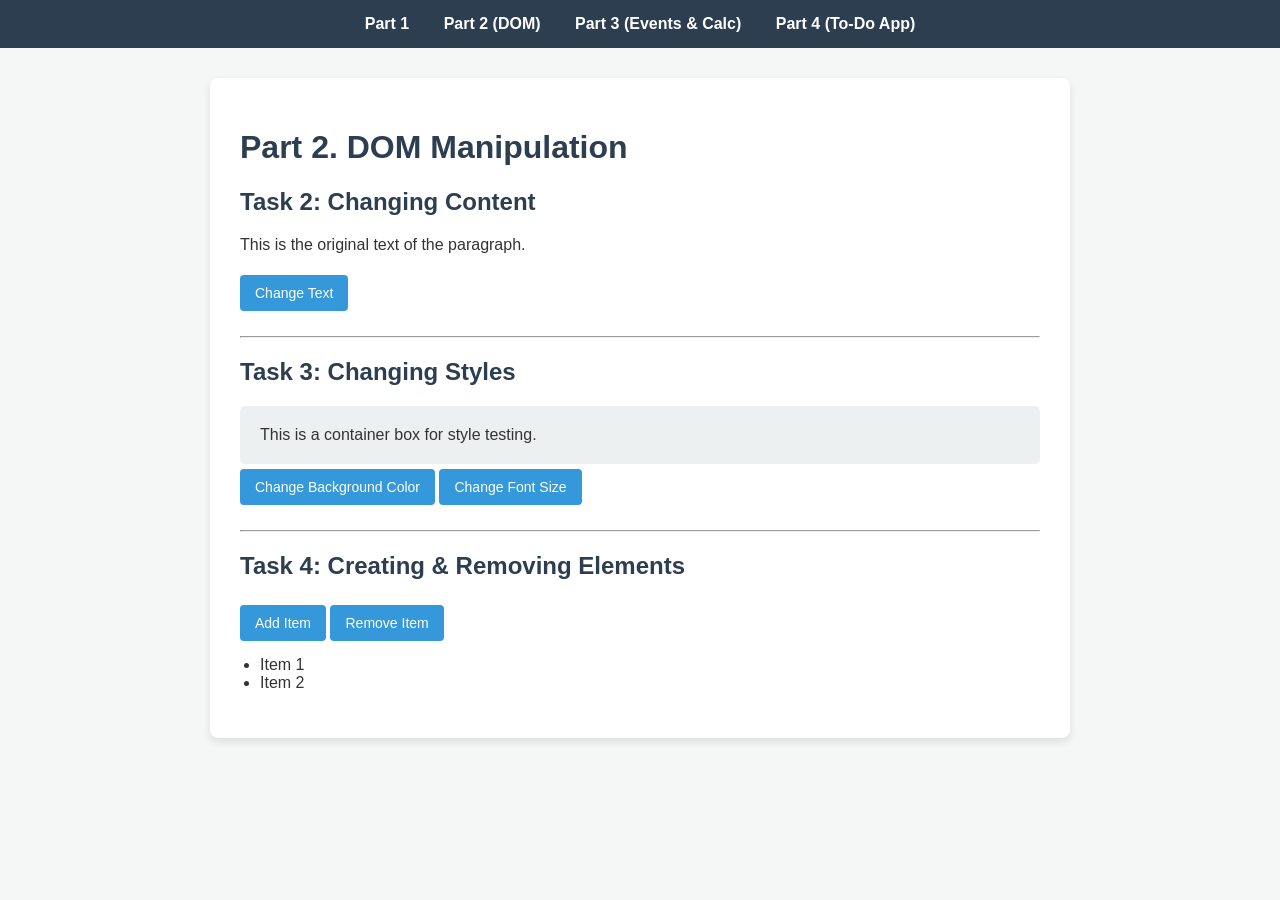
<file: dom.html>
<!DOCTYPE html>
<html lang="en">
<head>
    <meta charset="UTF-8">
    <title>Part 2: DOM Manipulation</title>
    <link rel="stylesheet" href="style.css">
</head>
<body>

<nav>
    <a href="index.html">Part 1</a>
    <a href="dom.html">Part 2 (DOM)</a>
    <a href="events.html">Part 3 (Events & Calc)</a>
    <a href="todo.html">Part 4 (To-Do App)</a>
</nav>

<div class="container">
    <h1>Part 2. DOM Manipulation</h1>

    <!-- Task 2 -->
    <h2>Task 2: Changing Content</h2>
    <p id="textParagraph">This is the original text of the paragraph.</p>
    <button id="changeTextBtn">Change Text</button>

    <hr style="margin: 20px 0;">

    <!-- Task 3 -->
    <h2>Task 3: Changing Styles</h2>
    <div id="styledDiv">This is a container box for style testing.</div>
    <button id="changeBgBtn">Change Background Color</button>
    <button id="changeFontBtn">Change Font Size</button>

    <hr style="margin: 20px 0;">

    <!-- Task 4 -->
    <h2>Task 4: Creating & Removing Elements</h2>
    <button id="addItemBtn">Add Item</button>
    <button id="removeItemBtn">Remove Item</button>
    <ul id="itemList" style="margin-top: 10px; padding-left: 20px;">
        <li>Item 1</li>
        <li>Item 2</li>
    </ul>
</div>

<script>
    // Task 2: Changing Content
    const textParagraph = document.getElementById("textParagraph");
    const changeTextBtn = document.getElementById("changeTextBtn");

    changeTextBtn.addEventListener("click", function() {
        textParagraph.textContent = "The paragraph text has been successfully changed via JavaScript DOM manipulation!";
    });

    // Task 3: Changing Styles
    const styledDiv = document.getElementById("styledDiv");
    const changeBgBtn = document.getElementById("changeBgBtn");
    const changeFontBtn = document.getElementById("changeFontBtn");

    changeBgBtn.addEventListener("click", function() {
        // Случайный цвет фона
        const randomColor = '#' + Math.floor(Math.random()*16777215).toString(16);
        styledDiv.style.backgroundColor = randomColor;
    });

    let isLargeFont = false;
    changeFontBtn.addEventListener("click", function() {
        isLargeFont = !isLargeFont;
        styledDiv.style.fontSize = isLargeFont ? "20px" : "14px";
    });

    // Task 4: Creating & Removing Elements
    const addItemBtn = document.getElementById("addItemBtn");
    const removeItemBtn = document.getElementById("removeItemBtn");
    const itemList = document.getElementById("itemList");

    addItemBtn.addEventListener("click", function() {
        const newItem = document.createElement("li");
        newItem.textContent = "Item " + (itemList.children.length + 1);
        itemList.appendChild(newItem);
    });

    removeItemBtn.addEventListener("click", function() {
        if (itemList.children.length > 0) {
            itemList.removeChild(itemList.lastElementChild);
        } else {
            alert("No items left to remove!");
        }
    });
</script>
</body>
</html>
</file>
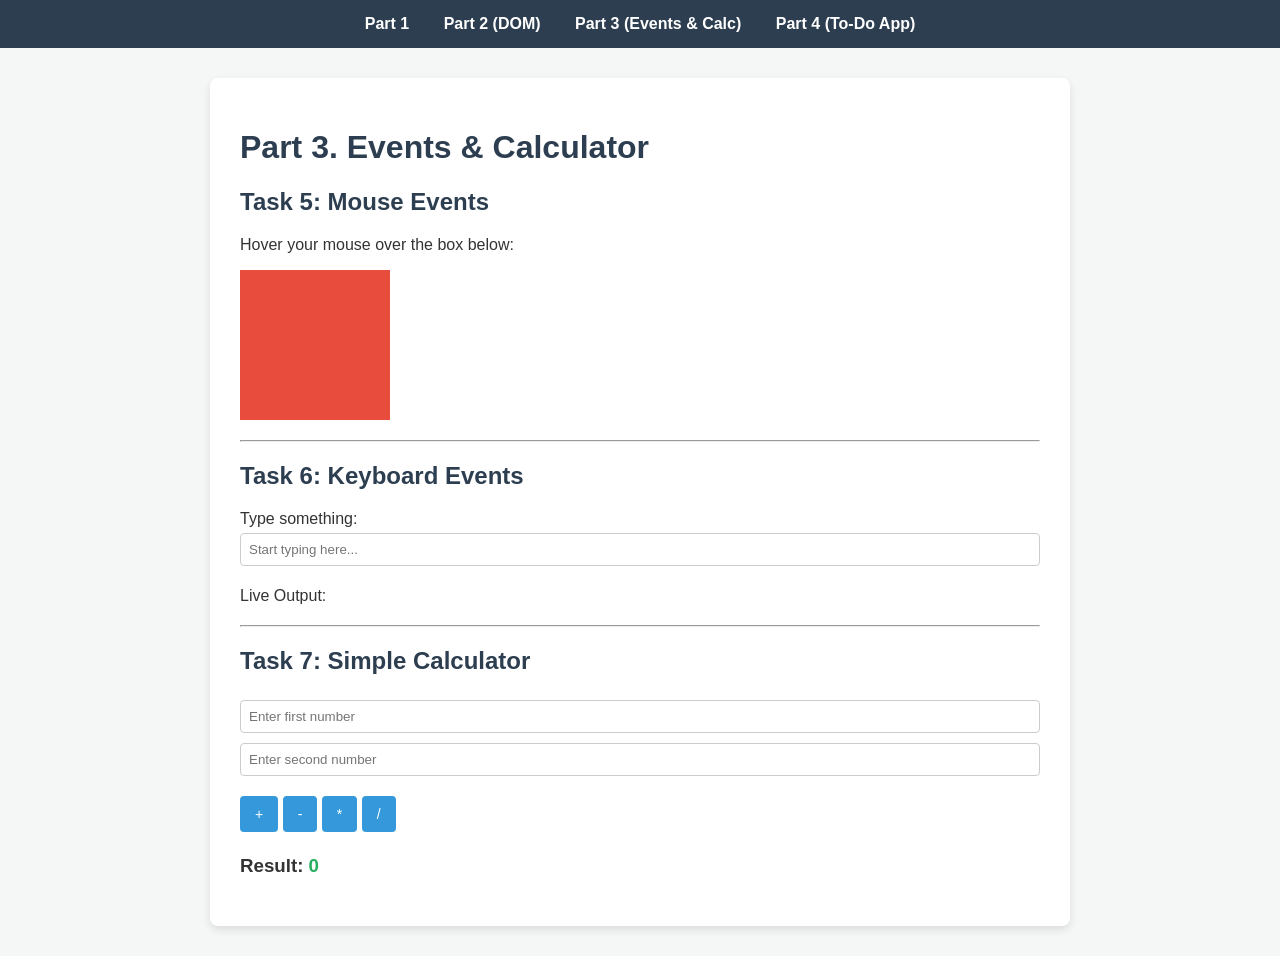
<file: events.html>
<!DOCTYPE html>
<html lang="en">
<head>
    <meta charset="UTF-8">
    <title>Part 3: Events & Calculator</title>
    <link rel="stylesheet" href="style.css">
</head>
<body>

<nav>
    <a href="index.html">Part 1</a>
    <a href="dom.html">Part 2 (DOM)</a>
    <a href="events.html">Part 3 (Events & Calc)</a>
    <a href="todo.html">Part 4 (To-Do App)</a>
</nav>

<div class="container">
    <h1>Part 3. Events & Calculator</h1>

    <!-- Task 5 -->
    <h2>Task 5: Mouse Events</h2>
    <p>Hover your mouse over the box below:</p>
    <div id="colorBox"></div>

    <hr style="margin: 20px 0;">

    <!-- Task 6 -->
    <h2>Task 6: Keyboard Events</h2>
    <label for="liveInput">Type something:</label>
    <input type="text" id="liveInput" placeholder="Start typing here...">
    <p>Live Output: <strong id="outputPreview" style="color: #3498db;"></strong></p>

    <hr style="margin: 20px 0;">

    <!-- Task 7 -->
    <h2>Task 7: Simple Calculator</h2>
    <input type="number" id="num1" placeholder="Enter first number">
    <input type="number" id="num2" placeholder="Enter second number">

    <div style="margin: 10px 0;">
        <button onclick="calculate('+')">+</button>
        <button onclick="calculate('-')">-</button>
        <button onclick="calculate('*')">*</button>
        <button onclick="calculate('/')">/</button>
    </div>

    <h3>Result: <span id="calcResult" style="color: #27ae60;">0</span></h3>
</div>

<script>
    // Task 5: Mouse Events
    const colorBox = document.getElementById("colorBox");

    colorBox.addEventListener("mouseover", function() {
        colorBox.style.backgroundColor = "#2ecc71"; // Зеленый при наведении
    });

    colorBox.addEventListener("mouseout", function() {
        colorBox.style.backgroundColor = "#e74c3c"; // Возврат к исходному красному
    });

    // Task 6: Keyboard Events
    const liveInput = document.getElementById("liveInput");
    const outputPreview = document.getElementById("outputPreview");

    liveInput.addEventListener("keyup", function(event) {
        outputPreview.textContent = event.target.value;
    });

    // Task 7: Calculator
    function calculate(operator) {
        const num1 = parseFloat(document.getElementById("num1").value);
        const num2 = parseFloat(document.getElementById("num2").value);
        const resultSpan = document.getElementById("calcResult");

        if (isNaN(num1) || isNaN(num2)) {
            resultSpan.textContent = "Please enter valid numbers!";
            return;
        }

        let res;
        switch(operator) {
            case '+': res = num1 + num2; break;
            case '-': res = num1 - num2; break;
            case '*': res = num1 * num2; break;
            case '/':
                if(num2 === 0) {
                    resultSpan.textContent = "Division by zero is not allowed!";
                    return;
                }
                res = num1 / num2;
                break;
            default: res = 0;
        }
        resultSpan.textContent = res;
    }
</script>
</body>
</html>
</file>
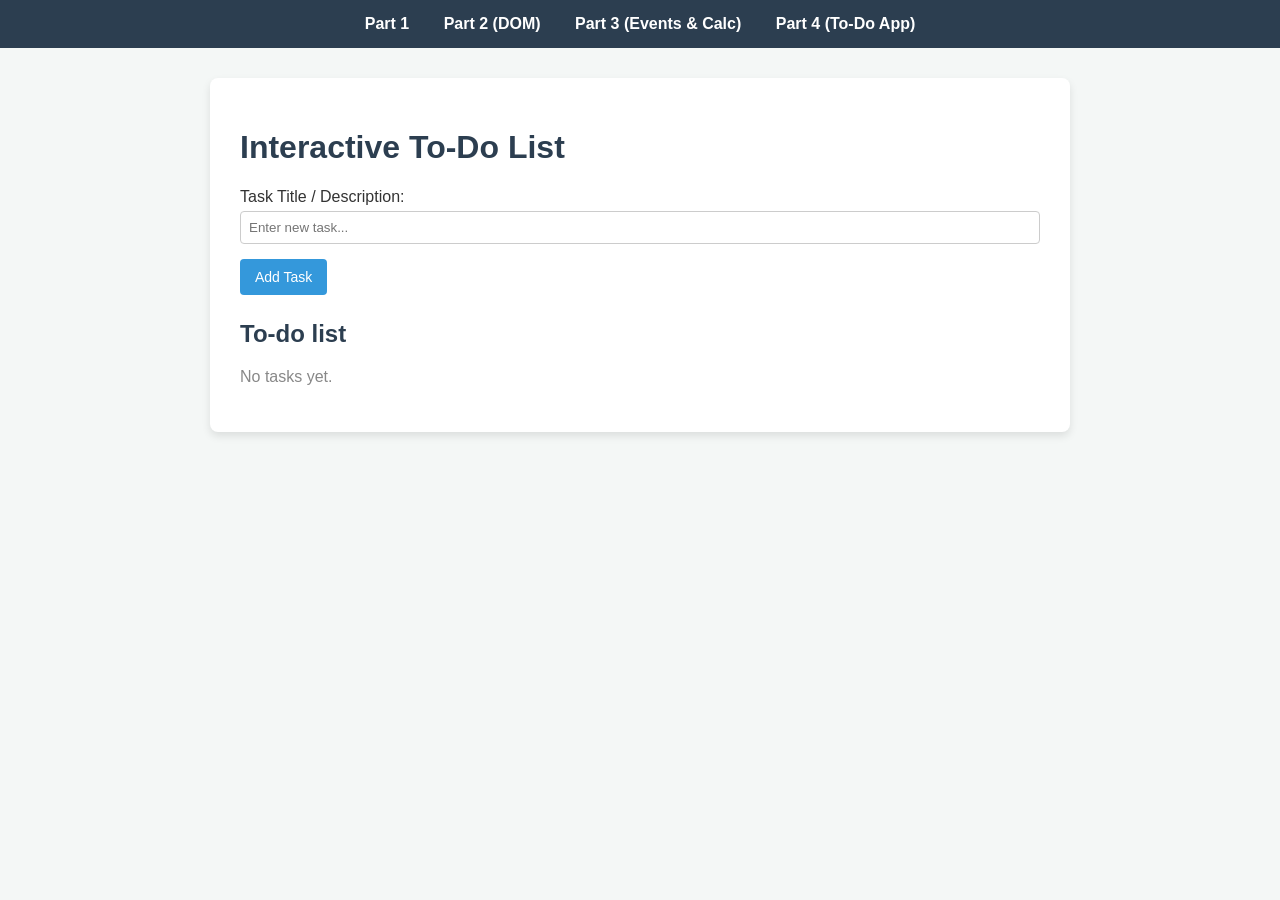
<file: todo.html>
<!DOCTYPE html>
<html lang="en">
<head>
    <meta charset="UTF-8">
    <title>Part 4: Mini Project - To-Do App</title>
    <link rel="stylesheet" href="style.css">
</head>
<body>

<nav>
    <a href="index.html">Part 1</a>
    <a href="dom.html">Part 2 (DOM)</a>
    <a href="events.html">Part 3 (Events & Calc)</a>
    <a href="todo.html">Part 4 (To-Do App)</a>
</nav>

<div class="container">
    <h1>Interactive To-Do List</h1>

    <div style="margin-bottom: 20px;">
        <label for="taskInput">Task Title / Description:</label>
        <input type="text" id="taskInput" placeholder="Enter new task...">
        <button id="addTaskBtn" style="margin-top: 10px;">Add Task</button>
    </div>

    <h2>To-do list</h2>
    <div id="taskContainer">
        <!-- Сюда динамически добавляются задачи -->
    </div>
</div>

<script>
    // Массив для временного хранения задач
    let tasks = [];

    const taskInput = document.getElementById("taskInput");
    const addTaskBtn = document.getElementById("addTaskBtn");
    const taskContainer = document.getElementById("taskContainer");

    addTaskBtn.addEventListener("click", function() {
        const taskText = taskInput.value.trim();
        if (taskText === "") {
            alert("Task text cannot be empty!");
            return;
        }

        // Создаем объект задачи
        const newTask = {
            id: Date.now(),
            text: taskText,
            completed: false
        };

        tasks.push(newTask);
        taskInput.value = "";
        renderTasks();
    });

    function renderTasks() {
        taskContainer.innerHTML = "";

        if (tasks.length === 0) {
            taskContainer.innerHTML = "<p style='color: #888;'>No tasks yet.</p>";
            return;
        }

        tasks.forEach((task, index) => {
            const taskDiv = document.createElement("div");
            taskDiv.className = "todo-item";

            const span = document.createElement("span");
            span.textContent = task.text;
            if (task.completed) {
                span.classList.add("completed");
            }

            // Клик по тексту переключает статус выполнения (строка зачеркивания)
            span.addEventListener("click", function() {
                tasks[index].completed = !tasks[index].completed;
                renderTasks();
            });

            const deleteBtn = document.createElement("button");
            deleteBtn.textContent = "❌ Delete";
            deleteBtn.style.backgroundColor = "#e74c3c";
            deleteBtn.style.padding = "5px 10px";

            deleteBtn.addEventListener("click", function() {
                tasks.splice(index, 1);
                renderTasks();
            });

            taskDiv.appendChild(span);
            taskDiv.appendChild(deleteBtn);
            taskContainer.appendChild(taskDiv);
        });
    }

    // Первичный рендер
    renderTasks();
</script>
</body>
</html>
</file>
<file: style.css>
body {
    font-family: Arial, sans-serif;
    margin: 0;
    padding: 0;
    background-color: #f4f7f6;
    color: #333;
}

/* Навигация */
nav {
    background-color: #2c3e50;
    padding: 15px;
    text-align: center;
}

nav a {
    color: white;
    text-decoration: none;
    margin: 0 15px;
    font-weight: bold;
    font-size: 16px;
}

nav a:hover {
    color: #3498db;
}

.container {
    max-width: 800px;
    margin: 30px auto;
    background: white;
    padding: 30px;
    border-radius: 8px;
    box-shadow: 0 4px 8px rgba(0,0,0,0.1);
}

h1, h2 {
    color: #2c3e50;
}

button {
    background-color: #3498db;
    color: white;
    border: none;
    padding: 10px 15px;
    margin: 5px 0;
    border-radius: 4px;
    cursor: pointer;
    font-size: 14px;
}

button:hover {
    background-color: #2980b9;
}

input, select {
    padding: 8px;
    margin: 5px 0;
    border: 1px solid #ccc;
    border-radius: 4px;
    width: 100%;
    box-sizing: border-box;
}

/* Стили для интерактивных элементов */
#colorBox {
    width: 150px;
    height: 150px;
    background-color: #e74c3c;
    margin-top: 10px;
    transition: background-color 0.3s;
}

#styledDiv {
    padding: 20px;
    background-color: #ecf0f1;
    margin-top: 10px;
    border-radius: 5px;
}

.todo-item {
    display: flex;
    justify-content: space-between;
    align-items: center;
    background: #fff;
    padding: 10px;
    margin-top: 5px;
    border: 1px solid #ddd;
    border-radius: 4px;
}

.completed {
    text-decoration: line-through;
    color: #888;
}
</file>
